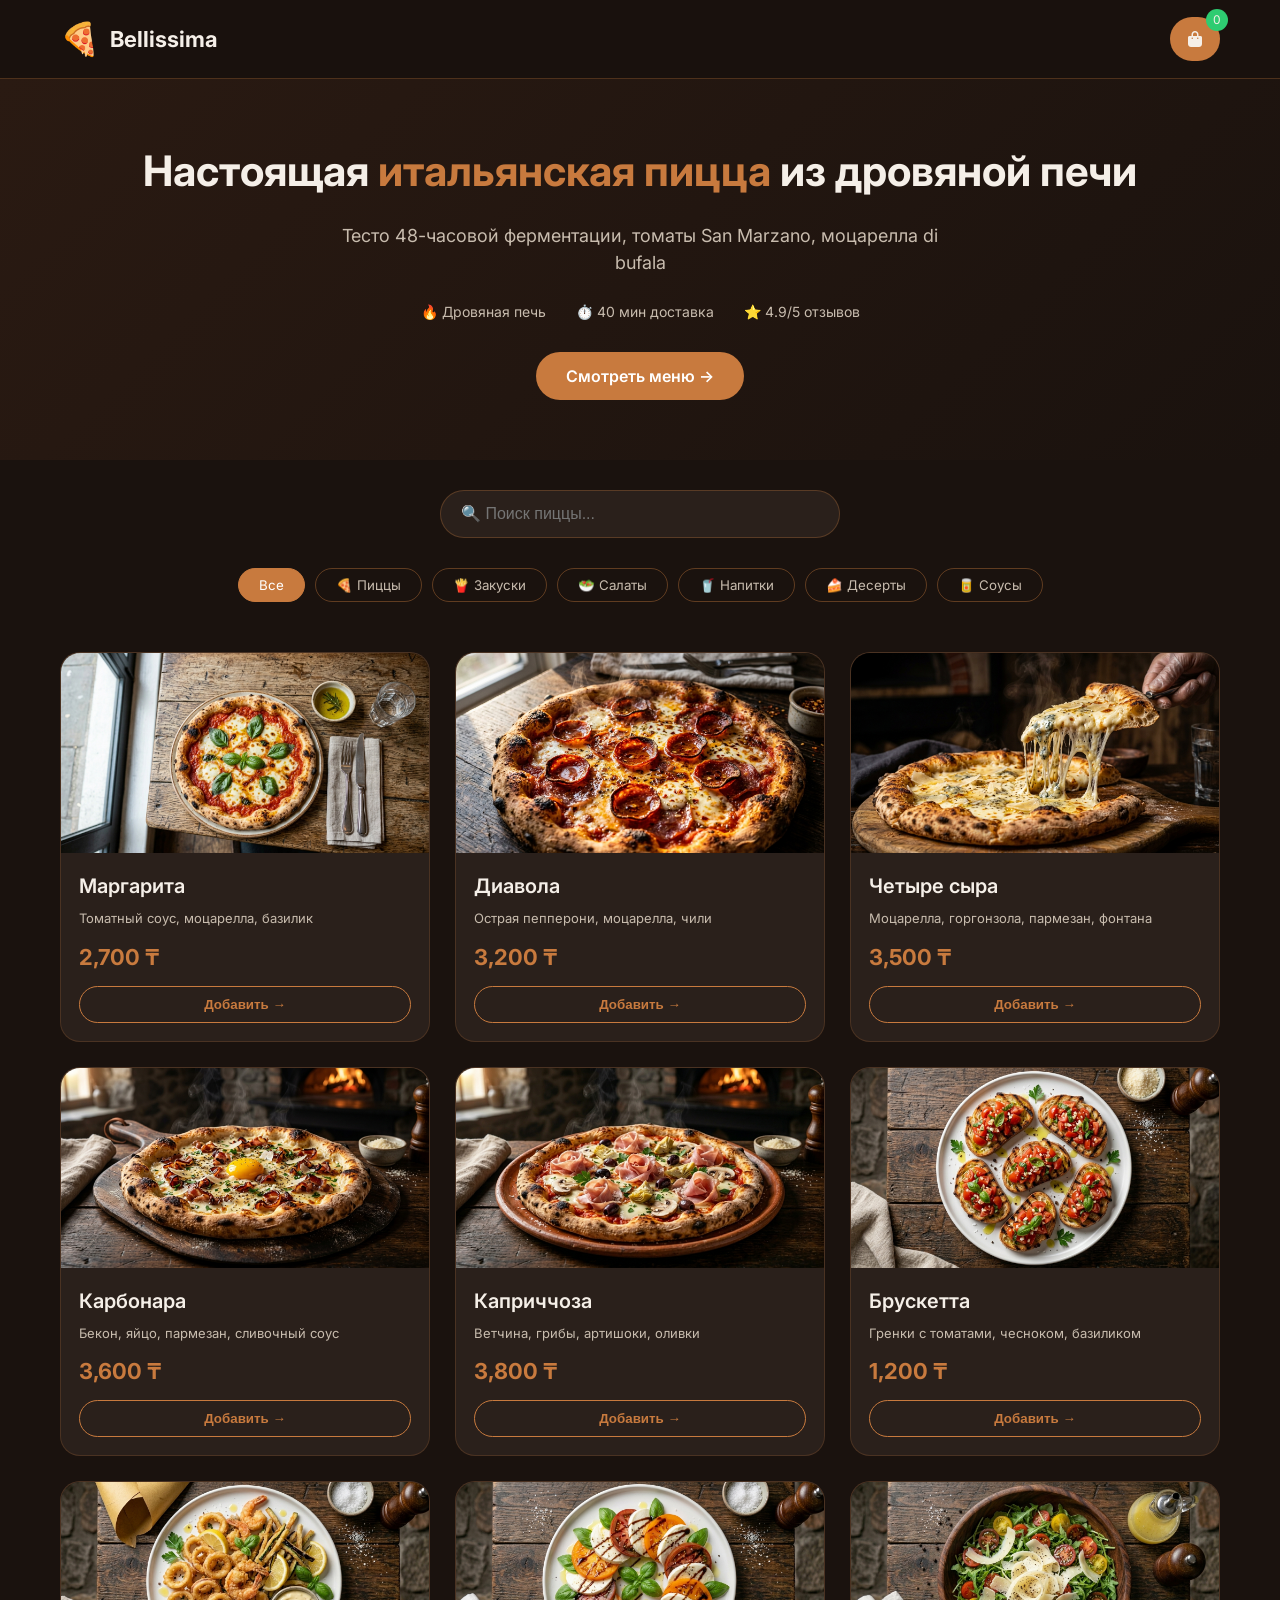
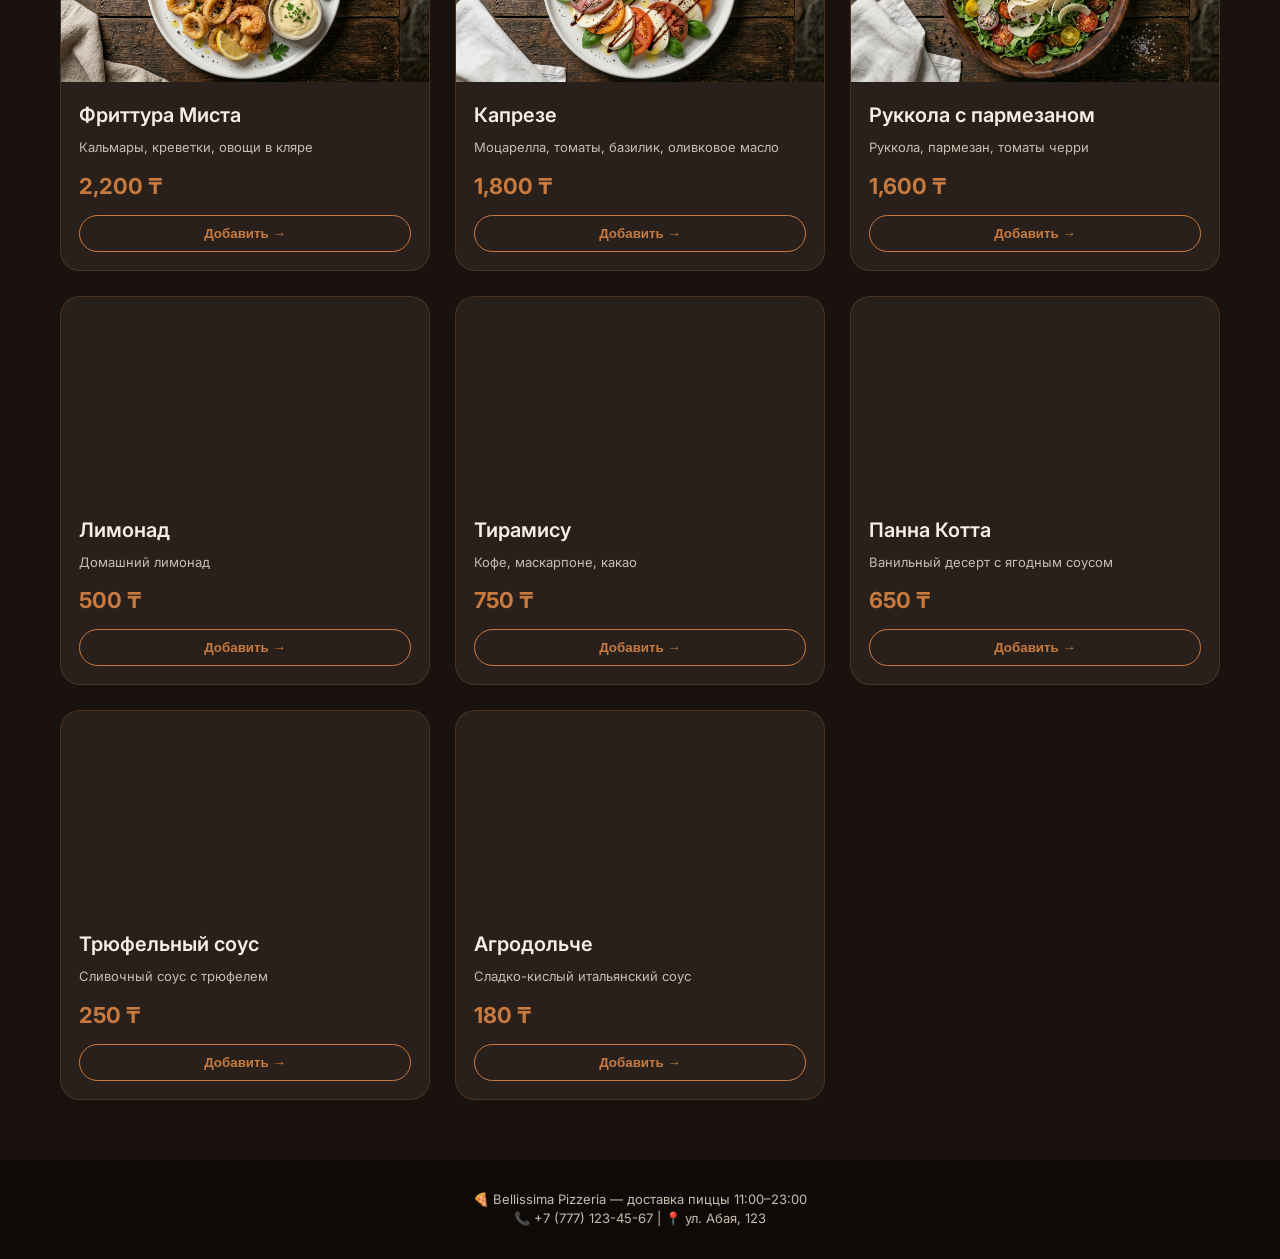
<file: index.html>
<!DOCTYPE html>
<html lang="ru">
<head>
    <meta charset="UTF-8">
    <meta name="viewport" content="width=device-width, initial-scale=1.0">
    <title>Bellissima — доставка пиццы</title>
    <link href="https://fonts.googleapis.com/css2?family=Inter:opsz,wght@14..32,300;14..32,400;14..32,600;14..32,700&display=swap" rel="stylesheet">
    <link rel="stylesheet" href="https://cdnjs.cloudflare.com/ajax/libs/font-awesome/6.0.0/css/all.min.css">
    <link rel="stylesheet" href="style.css">
</head>
<body>

    <!-- Шапка -->
    <header>
        <div class="container header-container">
            <div class="logo">
                <span class="logo-icon">🍕</span>
                <span class="logo-text">Bellissima</span>
            </div>
            <div class="cart-btn" id="cart-btn">
                <i class="fas fa-shopping-bag"></i>
                <span class="cart-count" id="cart-count">0</span>
            </div>
        </div>
    </header>

    <!-- Герой -->
    <section class="hero">
        <div class="container">
            <h1 class="hero-title">Настоящая <span class="accent">итальянская пицца</span> из дровяной печи</h1>
            <p class="hero-subtitle">Тесто 48-часовой ферментации, томаты San Marzano, моцарелла di bufala</p>
            <div class="hero-features">
                <span>🔥 Дровяная печь</span>
                <span>⏱️ 40 мин доставка</span>
                <span>⭐ 4.9/5 отзывов</span>
            </div>
            <a href="#menu-section" class="btn-primary">Смотреть меню →</a>
        </div>
    </section>

    <!-- Поиск -->
    <section class="search">
        <div class="container">
            <input type="text" id="search" placeholder="🔍 Поиск пиццы..." class="search-input">
        </div>
    </section>

    <!-- Категории -->
    <section class="categories">
        <div class="container">
            <div class="category-list" id="categories">
                <button class="cat-btn active" data-cat="all">Все</button>
                <button class="cat-btn" data-cat="Пиццы">🍕 Пиццы</button>
                <button class="cat-btn" data-cat="Закуски">🍟 Закуски</button>
                <button class="cat-btn" data-cat="Салаты">🥗 Салаты</button>
                <button class="cat-btn" data-cat="Напитки">🥤 Напитки</button>
                <button class="cat-btn" data-cat="Десерты">🍰 Десерты</button>
                <button class="cat-btn" data-cat="Соусы">🥫 Соусы</button>
            </div>
        </div>
    </section>

    <!-- Меню -->
    <section id="menu-section" class="menu">
        <div class="container">
            <div class="menu-grid" id="menu-grid"></div>
        </div>
    </section>

    <!-- Корзина -->
    <div class="cart-sidebar" id="cart-sidebar">
        <div class="cart-header">
            <h3>🛒 Корзина</h3>
            <button class="close-cart" id="close-cart">✕</button>
        </div>
        <div class="cart-items" id="cart-items"></div>
        <div class="cart-footer">
            <div class="cart-total">Итого: <strong id="cart-total">0 ₸</strong></div>
            <button class="checkout-btn" id="checkout-btn">Оформить заказ</button>
        </div>
    </div>

    <!-- Модалка -->
    <div class="modal" id="modal">
        <div class="modal-content">
            <div class="modal-header">
                <h3>📝 Оформление заказа</h3>
                <button class="close-modal" id="close-modal">✕</button>
            </div>
            <form id="order-form">
                <input type="text" id="name" placeholder="Ваше имя" required>
                <input type="tel" id="phone" placeholder="Телефон" required>
                <input type="text" id="address" placeholder="Адрес доставки" required>
                <textarea id="comment" rows="2" placeholder="Комментарий"></textarea>
                <select id="payment">
                    <option value="cash">💵 Наличными</option>
                    <option value="card">💳 Картой курьеру</option>
                    <option value="kaspi">🏦 Kaspi.kz</option>
                </select>
                <button type="submit" class="submit-btn">✅ Подтвердить заказ</button>
            </form>
        </div>
    </div>

    <!-- Подвал -->
    <footer>
        <div class="container">
            <p>🍕 Bellissima Pizzeria — доставка пиццы 11:00–23:00</p>
            <p>📞 +7 (777) 123-45-67 | 📍 ул. Абая, 123</p>
        </div>
    </footer>

    <script src="script.js"></script>
</body>
</html>
</file>
<file: style.css>
* {
    margin: 0;
    padding: 0;
    box-sizing: border-box;
}

body {
    font-family: 'Inter', sans-serif;
    background: #1a120e;
    color: #f5efe8;
    line-height: 1.5;
}

.container {
    max-width: 1200px;
    margin: 0 auto;
    padding: 0 20px;
}

/* Шапка */
header {
    background: rgba(26, 18, 14, 0.95);
    backdrop-filter: blur(10px);
    position: sticky;
    top: 0;
    z-index: 100;
    padding: 15px 0;
    border-bottom: 1px solid rgba(200, 122, 62, 0.3);
}

.header-container {
    display: flex;
    justify-content: space-between;
    align-items: center;
}

.logo {
    display: flex;
    align-items: center;
    gap: 10px;
    font-size: 24px;
    font-weight: 700;
}

.logo-icon {
    font-size: 32px;
}

.logo-text {
    font-size: 22px;
}

.cart-btn {
    background: #c87a3e;
    padding: 10px 18px;
    border-radius: 30px;
    cursor: pointer;
    position: relative;
    transition: 0.3s;
}

.cart-btn:hover {
    background: #e0955d;
}

.cart-count {
    position: absolute;
    top: -8px;
    right: -8px;
    background: #2ecc71;
    border-radius: 50%;
    width: 22px;
    height: 22px;
    font-size: 12px;
    display: flex;
    align-items: center;
    justify-content: center;
}

/* Герой */
.hero {
    text-align: center;
    padding: 60px 20px;
    background: linear-gradient(135deg, #2a1a12 0%, #1a120e 100%);
}

.hero-title {
    font-size: 42px;
    margin-bottom: 20px;
}

.accent {
    color: #c87a3e;
}

.hero-subtitle {
    font-size: 18px;
    color: #c8bcae;
    margin-bottom: 25px;
    max-width: 600px;
    margin-left: auto;
    margin-right: auto;
}

.hero-features {
    display: flex;
    justify-content: center;
    gap: 30px;
    margin-bottom: 30px;
    flex-wrap: wrap;
}

.hero-features span {
    font-size: 14px;
    color: #c8bcae;
}

.btn-primary {
    display: inline-block;
    background: #c87a3e;
    color: white;
    padding: 12px 30px;
    border-radius: 40px;
    text-decoration: none;
    font-weight: 600;
    transition: 0.3s;
    border: none;
    cursor: pointer;
}

.btn-primary:hover {
    background: #e0955d;
    transform: scale(1.02);
}

/* Поиск */
.search {
    padding: 30px 0 0;
}

.search-input {
    width: 100%;
    max-width: 400px;
    margin: 0 auto;
    display: block;
    padding: 14px 20px;
    border-radius: 50px;
    border: 1px solid rgba(200, 122, 62, 0.3);
    background: #2a201b;
    color: white;
    font-size: 16px;
}

.search-input:focus {
    outline: none;
    border-color: #c87a3e;
}

/* Категории */
.categories {
    padding: 30px 0;
}

.category-list {
    display: flex;
    flex-wrap: wrap;
    justify-content: center;
    gap: 10px;
}

.cat-btn {
    background: transparent;
    border: 1px solid rgba(200, 122, 62, 0.4);
    padding: 8px 20px;
    border-radius: 30px;
    color: #c8bcae;
    cursor: pointer;
    transition: 0.2s;
    font-family: inherit;
}

.cat-btn.active, .cat-btn:hover {
    background: #c87a3e;
    border-color: #c87a3e;
    color: white;
}

/* Меню */
.menu {
    padding: 20px 0 60px;
}

.menu-grid {
    display: grid;
    grid-template-columns: repeat(auto-fill, minmax(280px, 1fr));
    gap: 25px;
}

.menu-card {
    background: #2a201b;
    border-radius: 20px;
    overflow: hidden;
    transition: 0.3s;
    border: 1px solid rgba(200, 122, 62, 0.2);
}

.menu-card:hover {
    transform: translateY(-5px);
    border-color: #c87a3e;
}

.card-img {
    height: 200px;
    background-size: cover;
    background-position: center;
}

.card-info {
    padding: 18px;
}

.card-title {
    font-size: 20px;
    font-weight: 600;
    margin-bottom: 8px;
}

.card-desc {
    font-size: 13px;
    color: #c8bcae;
    margin-bottom: 12px;
}

.card-price {
    font-size: 22px;
    font-weight: 700;
    color: #c87a3e;
    margin-bottom: 12px;
}

.add-btn {
    width: 100%;
    background: transparent;
    border: 1px solid #c87a3e;
    border-radius: 30px;
    padding: 10px;
    color: #c87a3e;
    font-weight: 600;
    cursor: pointer;
    transition: 0.2s;
}

.add-btn:hover {
    background: #c87a3e;
    color: white;
}

/* Корзина */
.cart-sidebar {
    position: fixed;
    top: 0;
    right: -400px;
    width: 380px;
    height: 100vh;
    background: #1a120e;
    border-left: 1px solid #c87a3e;
    z-index: 1000;
    transition: 0.3s;
    display: flex;
    flex-direction: column;
}

.cart-sidebar.open {
    right: 0;
}

.cart-header {
    display: flex;
    justify-content: space-between;
    padding: 20px;
    border-bottom: 1px solid rgba(200, 122, 62, 0.3);
}

.cart-items {
    flex: 1;
    overflow-y: auto;
    padding: 20px;
}

.cart-item {
    display: flex;
    justify-content: space-between;
    align-items: center;
    margin-bottom: 15px;
    padding-bottom: 15px;
    border-bottom: 1px solid rgba(200, 122, 62, 0.2);
}

.cart-item-info h4 {
    font-size: 16px;
    margin-bottom: 4px;
}

.cart-item-info p {
    font-size: 12px;
    color: #c8bcae;
}

.cart-item-controls {
    display: flex;
    align-items: center;
    gap: 10px;
}

.cart-item-controls button {
    width: 28px;
    height: 28px;
    border-radius: 50%;
    background: rgba(200, 122, 62, 0.2);
    border: none;
    color: white;
    cursor: pointer;
}

.cart-footer {
    padding: 20px;
    border-top: 1px solid rgba(200, 122, 62, 0.3);
}

.cart-total {
    font-size: 18px;
    margin-bottom: 15px;
}

.checkout-btn {
    width: 100%;
    background: #2ecc71;
    border: none;
    padding: 12px;
    border-radius: 30px;
    color: white;
    font-weight: 700;
    cursor: pointer;
}

/* Модалка */
.modal {
    display: none;
    position: fixed;
    top: 0;
    left: 0;
    width: 100%;
    height: 100%;
    background: rgba(0,0,0,0.8);
    z-index: 1100;
    align-items: center;
    justify-content: center;
}

.modal.show {
    display: flex;
}

.modal-content {
    background: #2a201b;
    border-radius: 24px;
    width: 90%;
    max-width: 450px;
    padding: 20px;
}

.modal-header {
    display: flex;
    justify-content: space-between;
    margin-bottom: 20px;
}

.modal-content input,
.modal-content textarea,
.modal-content select {
    width: 100%;
    padding: 12px;
    margin-bottom: 15px;
    border-radius: 12px;
    border: 1px solid rgba(200, 122, 62, 0.3);
    background: #1a120e;
    color: white;
    font-family: inherit;
}

.submit-btn {
    width: 100%;
    background: #c87a3e;
    border: none;
    padding: 12px;
    border-radius: 30px;
    color: white;
    font-weight: 700;
    cursor: pointer;
}

/* Подвал */
footer {
    text-align: center;
    padding: 30px 20px;
    background: #0d0a08;
    font-size: 13px;
    color: #c8bcae;
}

/* Мобильные */
@media (max-width: 768px) {
    .hero-title {
        font-size: 28px;
    }
    
    .cart-sidebar {
        width: 100%;
        right: -100%;
    }
    
    .menu-grid {
        grid-template-columns: 1fr;
    }
    
    .hero-features {
        gap: 15px;
    }
}

/* Уведомления */
.toast {
    position: fixed;
    bottom: 20px;
    left: 20px;
    background: #2ecc71;
    color: white;
    padding: 12px 20px;
    border-radius: 30px;
    z-index: 2000;
    animation: fadeOut 2s forwards;
}

@keyframes fadeOut {
    0% { opacity: 1; }
    70% { opacity: 1; }
    100% { opacity: 0; visibility: hidden; }
}
</file>
